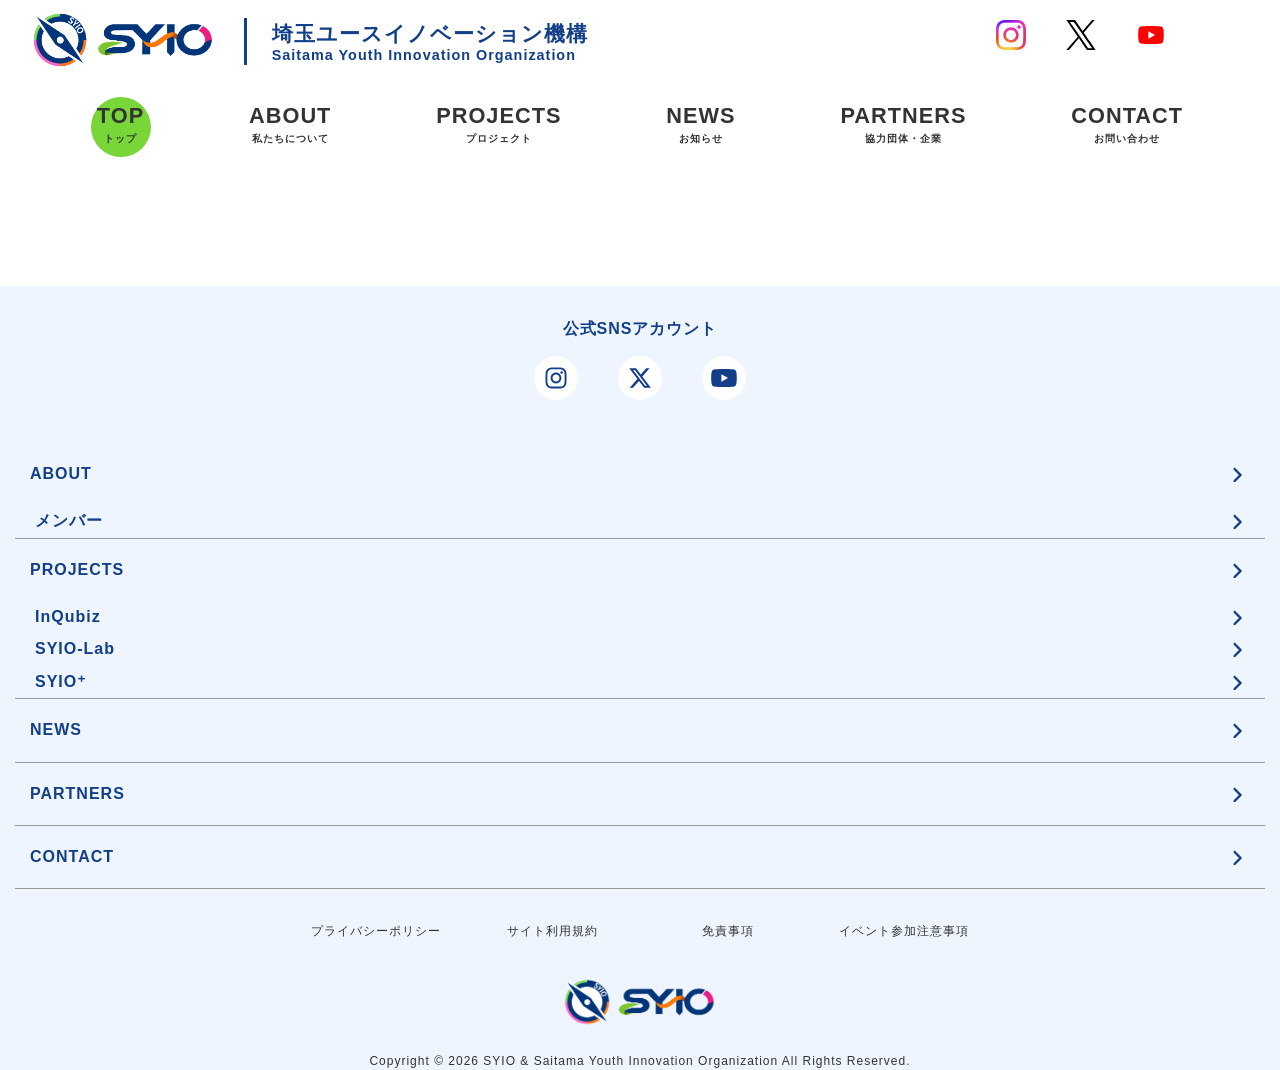
<file: index.html>
<!DOCTYPE html>
<html lang="ja">
  <head>
    <meta charset="UTF-8">
    <meta http-equiv="x-ua-compatible" content="IE=edge">
    <meta name="viewport" content="width=device-width, initial-scale=1.0">
    <title>SYIO｜若者の挑戦とキャリア育成を支援</title>
    <meta name="description" content="SYIOは、高校生を中心に構成された団体です。若者が自分の興味や強みを発見し、学び、挑戦しながら、自分なりのキャリアを築くための機会を提供しています。">
    <meta name="keywords" content="埼玉ユースイノベーション機構,SYIO,Saitama Youth Innovation Organization,SaitamaYouthInnovationOrganization,Youth,Innovation,Organization,高校生,学生,埼玉県,埼玉,さいたま,プラットフォーム,地域,地域課題,課題,プロジェクト,活動,地域資源,想い,価値,イノベーション,若者,挑戦,社会,つながる,繋がる,機会">
    <link rel="canonical" href="https://s-youth.jp/">
    <meta property="og:locale" content="ja_JP">
    <meta property="og:site_name" content="SYIO">
    <meta property="og:type" content="website">
    <meta property="og:url" content="https://s-youth.jp/">
    <meta property="og:description" content="SYIOは、高校生を中心に構成された団体です。若者が自分の興味や強みを発見し、学び、挑戦しながら、自分なりのキャリアを築くための機会を提供しています。">
    <meta property="og:image" content="https://s-youth.jp/assets/img/common/og_Logo.png">
    <meta property="twitter:card" content="summary_large_image">
    <meta property="twitter:title" content="SYIO｜若者の挑戦とキャリア育成を支援">
    <meta property="twitter:url" content="https://s-youth.jp/">
    <meta property="twitter:description" content="SYIOは、高校生を中心に構成された団体です。若者が自分の興味や強みを発見し、学び、挑戦しながら、自分なりのキャリアを築くための機会を提供しています。">
    <meta name="twitter:image" content="https://s-youth.jp/assets/img/common/og_Logo.png">
    <link rel="icon" href="https://s-youth.jp/assets/img/pageicon/favicon.ico" sizes="any" type="image/x-icon">
    <link rel="apple-touch-icon" href="assets/img/pageicon/apple-touch-icon-180x180.png" sizes="180x180">
    <link rel="icon" type="image/png" href="assets/img/pageicon/android-chrome-192x192.png" sizes="192x192">
    <link rel="stylesheet" href="assets/css/reset.css">
    <link rel="stylesheet" href="assets/css/style.css?20261201">
  </head>
  <body>
    <header class="header">
        <h1 class="logo">
          <a href="/">
            <img src="assets/img/common/Logo.webp" alt="SYIO">
          </a>
        </h1>
        <h3 class="pc-tb_only">埼玉ユースイノベーション機構<span>Saitama Youth Innovation Organization</span></h3>

        <button class="header_nav_sp nav_sp" id="js_ham" type="button">
          <span></span>
          <span></span>
          <span></span>         
        </button>

        <nav class="header_menu" id="js_nav">
          <ul class="header_nav nav_items">
            <li class="nav_items_item active"><a href="/">TOP<span>トップ</span></a></li>
            <li class="nav_items_item"><a href="about/">ABOUT<span>私たちについて</span></a></li>
            <li class="nav_items_item"><a href="projects/">PROJECTS<span>プロジェクト</span></a></li>
            <li class="nav_items_item"><a href="news/">NEWS<span>お知らせ</span></a></li>
            <li class="nav_items_item"><a href="partners/">PARTNERS<span>協力団体・企業</span></a></li>
            <li class="nav_items_item"><a href="contact/">CONTACT<span>お問い合わせ</span></a></li>
            <div class="header_social">
              <ul class="header_nav_snslinks">
                <li><a href="https://www.instagram.com/syio.official" target="_blank"><img src="assets/img/common/InstagramLogo-Normal.svg" alt="Instagram"></a></li>
                <li><a href="https://x.com/InQubizofficial" target="_blank"><img src="assets/img/common/XLogo-Black.svg" alt="X"></a></li>
                <li><a href="https://youtube.com/channel/UCGOH27UBoNZQS0FKkeqV7yg?si=mDZcnO8biHUqrBSs" target="_blank"><img src="assets/img/common/youtube_icon-red.svg" alt="Youtube"></a></li>
              </ul> 
            </div>
          </ul>
        </nav>
    </header> <!-- /header -->
    
    <main>
      <section class="key-visual">
        <div class="key-visual_main">

        </div>
      </section> <!-- /.key-visual -->
    </main> <!-- /main -->

    <footer class="footer">
      <div class="footer_sns-links">
        <h2>公式SNSアカウント</h2>
        <ul>
          <li><a href="https://www.instagram.com/syio.official" target="_blank"><img src="assets/img/common/footer_instagram.svg" alt="Instagram"></a></li>
          <li><a href="https://x.com/InQubizofficial" target="_blank"><img src="assets/img/common/footer_X.svg" alt="X"></a></li>
          <li><a href="https://youtube.com/channel/UCGOH27UBoNZQS0FKkeqV7yg?si=mDZcnO8biHUqrBSs" target="_blank"><img src="assets/img/common/footer_youtube.svg" alt="Youtube"></a></li>
        </ul>
      </div>
      <nav class="footer_block-menu">
        <ul>
          <li class="footer_block-menu_list">
            <a href="about/">ABOUT</a>
            <ul class="footer_block-menu_list-content">
              <li><a href="about/members/">メンバー</a></li>
            </ul>
          </li>
          <li class="footer_block-menu_list">
            <a href="projects/">PROJECTS</a>
            <ul class="footer_block-menu_list-content">
              <li><a href="https://inqubiz.main.jp/">InQubiz</a></li>
              <li><a href="projects/syio-lab/">SYIO-Lab</a></li>
              <li><a href="projects/syio-plus/">SYIO⁺</a></li>
            </ul>
          </li>
          <li class="footer_block-menu_list">
            <a href="news/">NEWS</a>
          </li>
          <li class="footer_block-menu_list">
            <a href="partners/">PARTNERS</a>
          </li>
          <li class="footer_block-menu_list">
            <a href="contact/">CONTACT</a>
          </li>
        </ul>
      </nav>
      <div class="policy">
        <ul>
          <li><a href="privacy-policy/">プライバシーポリシー</a></li>
          <li><a href="terms-of-service/">サイト利用規約</a></li>
          <li><a href="disclaimer/">免責事項</a></li>
          <li><a href="event-policy/">イベント参加注意事項</a></li>
        </ul>
      </div>
      <h2 class="footer_logo">
        <img src="assets/img/common/Logo.webp" alt="SYIO">
      </h2>
      <p class="copyright"><small>Copyright &copy; 2026 SYIO & Saitama Youth Innovation Organization All Rights Reserved.</small></p>
    </footer> <!-- /footer -->
    <script src="assets/js/script.js"></script>
  </body>
</html>
</file>
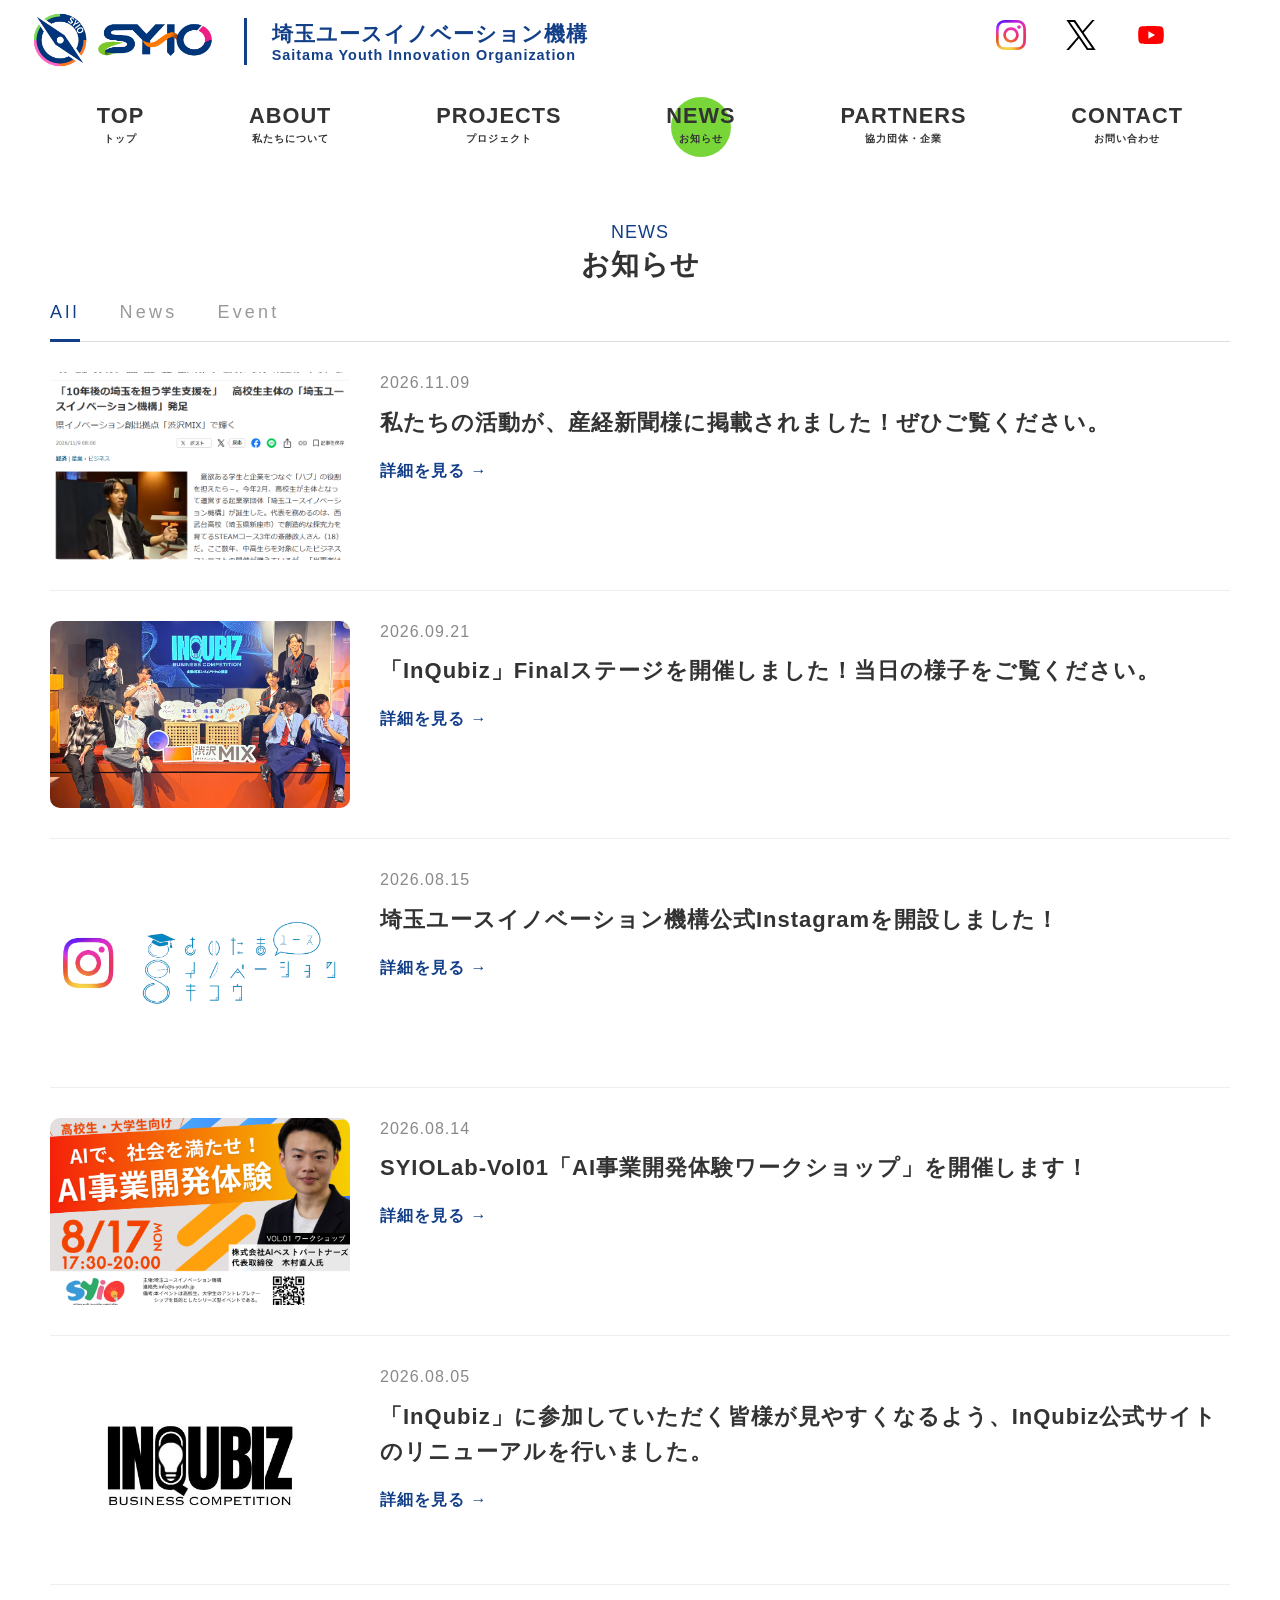
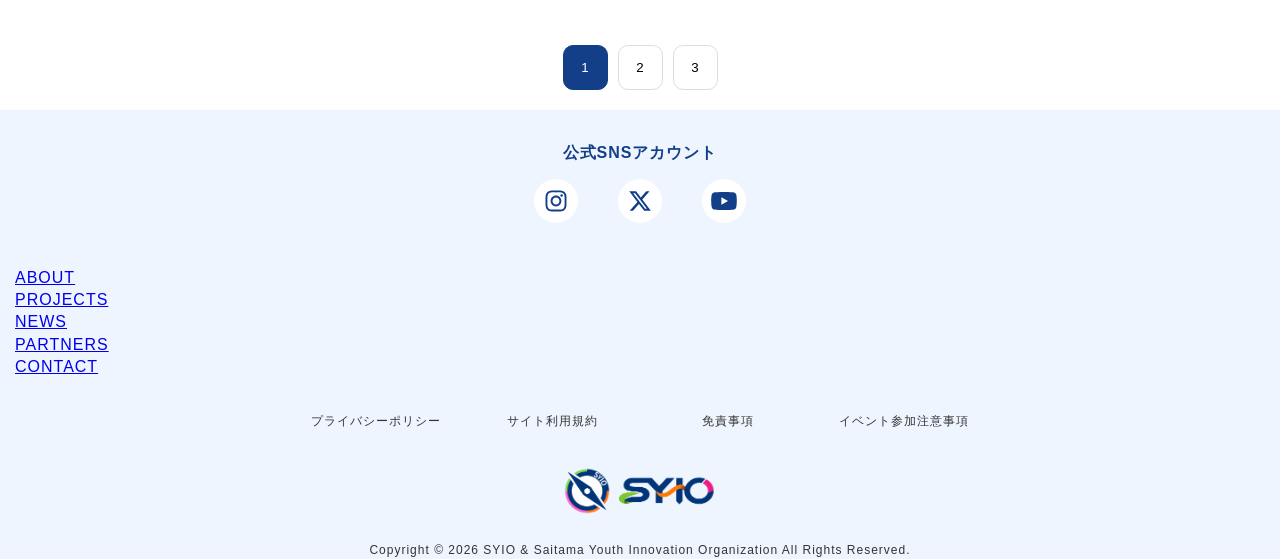
<file: news/index.html>
<!DOCTYPE html>
<html lang="ja">
  <head>
    <meta charset="UTF-8">
    <meta http-equiv="x-ua-compatible" content="IE=edge">
    <meta name="viewport" content="width=device-width, initial-scale=1.0">
    <title>ニュース｜SYIO</title>
    <meta name="description" content="SYIOに関わるお知らせ・活動報告をしています。">
    <meta name="keywords" content="埼玉ユースイノベーション機構,SYIO,Saitama Youth Innovation Organization,SaitamaYouthInnovationOrganization,Youth,Innovation,Organization,高校生,学生,埼玉県,埼玉,さいたま,プラットフォーム,地域,地域課題,課題,プロジェクト,活動,地域資源,想い,価値,イノベーション,若者,挑戦,社会,つながる,繋がる,機会">
    <link rel="canonical" href="https://s-youth.jp/">
    <meta property="og:locale" content="ja_JP">
    <meta property="og:site_name" content="SYIO">
    <meta property="og:type" content="website">
    <meta property="og:url" content="https://s-youth.jp/news/">
    <meta property="og:description" content="ニュース｜SYIO">
    <meta property="og:image" content="https://s-youth.jp/assets/img/common/og_Logo.png">
    <meta property="twitter:card" content="summary_large_image">
    <meta property="twitter:title" content="ニュース｜SYIO">
    <meta property="twitter:url" content="https://s-youth.jp/news/">
    <meta property="twitter:description" content="SYIOに関わるお知らせ・活動報告をしています。">
    <meta name="twitter:image" content="https://s-youth.jp/assets/img/common/og_Logo.png">
    <link rel="icon" href="https://s-youth.jp/assets/img/pageicon/favicon.ico" sizes="any" type="image/x-icon">
    <link rel="apple-touch-icon" href="/assets/img/pageicon/apple-touch-icon-180x180.png" sizes="180x180">
    <link rel="icon" type="image/png" href="/assets/img/pageicon/android-chrome-192x192.png" sizes="192x192">
    <link rel="stylesheet" href="/assets/css/reset.css">
    <link rel="stylesheet" href="/assets/css/style.css">
    <link rel="stylesheet" href="/assets/css/news.css">
  </head>
  <body>
    <header class="header">
        <h1 class="logo">
          <a href="/">
            <img src="/assets/img/common/Logo.webp" alt="SYIO">
          </a>
        </h1>
        <h3 class="pc-tb_only">埼玉ユースイノベーション機構<span>Saitama Youth Innovation Organization</span></h3>

        <button class="header_nav_sp nav_sp" id="js_ham" type="button">
          <span></span>
          <span></span>
          <span></span>         
        </button>

        <nav class="header_menu" id="js_nav">
          <ul class="header_nav nav_items">
            <li class="nav_items_item"><a href="/">TOP<span>トップ</span></a></li>
            <li class="nav_items_item"><a href="/about/">ABOUT<span>私たちについて</span></a></li>
            <li class="nav_items_item"><a href="/projects/">PROJECTS<span>プロジェクト</span></a></li>
            <li class="nav_items_item active"><a href="/news/">NEWS<span>お知らせ</span></a></li>
            <li class="nav_items_item"><a href="/partners/">PARTNERS<span>協力団体・企業</span></a></li>
            <li class="nav_items_item"><a href="/contact/">CONTACT<span>お問い合わせ</span></a></li>
            <div class="header_social">
              <ul class="header_nav_snslinks">
                <li><a href="https://www.instagram.com/syio.official" target="_blank"><img src="/assets/img/common/InstagramLogo-Normal.svg" alt="Instagram"></a></li>
                <li><a href="https://x.com/InQubizofficial" target="_blank"><img src="/assets/img/common/XLogo-Black.svg" alt="X"></a></li>
                <li><a href="https://youtube.com/channel/UCGOH27UBoNZQS0FKkeqV7yg?si=mDZcnO8biHUqrBSs" target="_blank"><img src="/assets/img/common/youtube_icon-red.svg" alt="Youtube"></a></li>
              </ul> 
            </div>
          </ul>
        </nav>
    </header> <!-- /header -->
    
    <main>
      <section class="news">
      <div class="news_title">
        <p>NEWS</p>
        <h2>お知らせ</h2>
      </div>
      <div class="category">
        <button class="active" data-category="all">All</button>
        <button data-category="news">News</button>
        <button data-category="event">Event</button>
      </div>
      <div id="news-list"></div>
      <div id="pagination"></div>
    </section> <!-- /.news -->
    </main> <!-- /main -->

    <footer class="footer">
      <div class="footer_sns-links">
        <h2>公式SNSアカウント</h2>
        <ul>
          <li><a href="https://www.instagram.com/syio.official" target="_blank"><img src="/assets/img/common/footer_instagram.svg" alt="Instagram"></a></li>
          <li><a href="https://x.com/InQubizofficial" target="_blank"><img src="/assets/img/common/footer_X.svg" alt="X"></a></li>
          <li><a href="https://youtube.com/channel/UCGOH27UBoNZQS0FKkeqV7yg?si=mDZcnO8biHUqrBSs" target="_blank"><img src="/assets/img/common/footer_youtube.svg" alt="Youtube"></a></li>
        </ul>
      </div>
      <nav class="footer_block-menu">
        <ul>
          <li><a href="/about/">ABOUT</a></li>
          <li><a href="/projects/">PROJECTS</a></li>
          <li><a href="/news/">NEWS</a></li>
          <li><a href="/partners/">PARTNERS</a></li>
          <li><a href="/contact/">CONTACT</a></li>
        </ul>
      </nav>
      <div class="policy">
        <ul>
          <li><a href="/privacy-policy/">プライバシーポリシー</a></li>
          <li><a href="/terms-of-service/">サイト利用規約</a></li>
          <li><a href="/disclaimer/">免責事項</a></li>
          <li><a href="/event-policy/">イベント参加注意事項</a></li>
        </ul>
      </div>
      <h2 class="footer_logo">
        <img src="/assets/img/common/Logo.webp" alt="SYIO">
      </h2>
      <p class="copyright"><small>Copyright &copy; 2026 SYIO & Saitama Youth Innovation Organization All Rights Reserved.</small></p>
    </footer> <!-- /footer -->
    <script src="/assets/js/script.js"></script>
    <script src="/assets/js/news.js"></script>
  </body>
</html>
</file>
<file: assets/css/style.css>
@charset "UTF-8";

body {
  display: flex;
  flex-flow: column;
  min-height: 100vh;
  padding-top: 60px;
  line-height: 1.4;
  color: #333;
  font-family: "Roboto","Noto Sans JP", sans-serif;
  letter-spacing: 1px;
}

body img {
  -webkit-user-drag: none;
  -webkit-user-select: none;
  user-select: none;
}

body img {
  -webkit-touch-callout: none;
}

.pc-tb_only {
  display: none;
}

.header {
  position: fixed;
  top: 0;
  left: 0;
  right: 0;
  width: 100%;
  height: 60px;
  background: #fff;
  z-index: 1000;
}

.header .logo {
  display: inline-block;
  padding: 10px 15px;
  width: 125px;
}

.header .logo img {
  width: 100%;
}

.header .logo a {
  display: inline-block;
  text-decoration: none;
}

header nav {
  position: absolute;
  right: 0;
  left: 0;
  top: 0;
  width: 100%;
  transform: translateX(100%);
  transition: ease-in-out 0.4s;
}

.header_nav_sp {
  width: 50px;
  height: 100%;
}

.nav_sp {
  position: absolute;
  top: 5px;
  right: 10px;
  background-color: transparent;
  border-color: transparent;
  z-index: 999;
  width: 50px;
  height: 50px;
  padding: 10px;
}

.nav_sp span {
  width: 100%;
  height: 2px;
  background: #123f88;
  position: relative;
  transition: transform 0.4s ease, opacity 0.4s ease;
  display: block;
}

.nav_sp span:nth-child(2) {
  margin: 6px 0;
}

.nav_sp.active span:nth-child(1) {
  transform: translateY(8px) rotate(45deg);
}

.nav_sp.active span:nth-child(2) {
  opacity: 0;
}

.nav_sp.active span:nth-child(3) {
  transform: translateY(-8px) rotate(-45deg);
}

header nav.active {
  transform: translateX(0);
}

.header_menu {
  margin-top: 60px;
}

.header_menu.active {
  transform: translateX(0);
}

.nav_items {
  padding: 20px 0 50px;
  height: 100%;
  background: #123f88;
}

.nav_items_item {
  position: relative;
  padding: 0 30px;
  box-sizing: border-box;
}

.nav_items_item a {
  color: #fff;
  font-weight: bold;
  padding-bottom: 5px;
  width: 100%;
  display: block;
  text-align: left;
  font-size: 1.6rem;
  text-decoration: none;
  margin-bottom: 20px;
  border-bottom: #fff 1px solid;
}

.nav_items_item.active a {
  position: relative;
}

.nav_items_item.active a::before {
  position: absolute;
  content: '';
  top: 50%;
  transform: translateY(-50%);
  left: -15px;
  width: 4px;
  height: calc(100% - 17px);
}

.nav_items_item.active:nth-child(1) a::before,
.nav_items_item.active:nth-child(4) a::before {
  background: #78d638;
}

.nav_items_item.active:nth-child(2) a::before,
.nav_items_item.active:nth-child(5) a::before {
  background: #ff7900;
}

.nav_items_item.active:nth-child(3) a::before,
.nav_items_item.active:nth-child(6) a::before {
  background: #f42db9;
}

.nav_items_item a span {
  display: block;
  font-size: 0.9rem;
  color: #fff;
}

.nav_items_item::after {
  position: absolute;
  content: url(../img/common/r-angle-white.svg);
  right: 1.6rem;
  top: 50%;
  transform: translateY(-50%);
  width: 1.5rem;
}

.header_social {
  margin-top: 50px;
  padding: 0 20px;
  
}

.header_nav_snslinks {
  position: relative;
  left: 50%;
  transform: translateX(-50%);
  max-width: 500px;
  padding: 10px 20px 5px;
  display: flex;
  background: #fff;
  border-right: 3px solid #444;
  border-bottom: 3px solid #444;
  border-radius: 50px;
  justify-content: center;
  gap: 60px;
  box-sizing: border-box;
}

.header_nav_snslinks li img {
  width: 30px;
  height: 30px;
  transition: all .3s ease;
}

.header_nav_snslinks li a {
  display: inline-block;
}

.header_menu::before {
  content: '';
  position: absolute;
  top: 645px;
  left: 0;
  width: 100%;
  height: 300px;
  background: #123f88;
}

main {
  flex: 1;
}

.footer {
  padding: 20px 15px 0;
  background: #eff5ff;
}

.footer_sns-links {
  text-align: center;
  color: #123f88;
  padding: 12px 0;
}

.footer_sns-links ul {
  display: flex;
  justify-content: center;
  gap: 40px;
  padding: 15px 0 10px;
  list-style: none;
}

.footer_sns-links li a {
  display: inline-block;
}

.footer_sns-links li img {
  width: 30px;
  height: 30px;
  padding: 7px;
  background: #fff;
  border-radius: 50%;
}

.footer_block-menu {
  padding: 15px 0;
}

.footer_block-menu_list {
  position: relative;
  border-bottom: 1px solid #999;
}

.footer_block-menu_list a {
  display: block;
  text-decoration: none;
  font-weight: bold;
  color: #123f88;
  padding: 20px 15px;
}

.footer_block-menu_list a::after {
  position: absolute;
  content: url(../img/common/r-angle-blue.svg);
  right: 1rem;
  width: 1.5rem;
}

.footer_block-menu_list-content a {
  padding: 5px 20px;
  box-sizing: border-box;
}

.footer .policy {
  padding: 15px 0;
}

.footer .policy ul {
  display: grid;
  grid-template-columns: repeat(2, 1fr);
  gap: 3px;
  list-style: none;
  text-align: center;
}

.footer .policy a {
  color: #333;
  font-size: 0.75rem;
  text-decoration: none;
}

.footer .policy a:hover {
  text-decoration: underline;
}

.footer_logo {
  text-align: center;
  padding: 10px 0;
}

.footer_logo img {
  height: 35px;
}

.footer .copyright {
  text-align: center;
  font-size: 0.75rem;
}


@media screen and (min-width: 768px) {
  
  .sp_only {
    display: none;
  }

  .pc-tb_only {
    display: block;
  }

  body {
    padding-top: 70px;
  }

  .header {
    height: 70px;
  }

  .header .logo {
    padding: 10px 25px;
    width: 156px;
  }

  .header .logo + h3 {
    position: relative;
    top: -7px;
    display: inline-block;
    margin-left: 1.2rem;
    font-size: 1.2rem;
    color: #123f88;
    line-height: 1.2;
  }

  .header .logo + h3 span {
    display: block;
    font-size: 0.8rem;
    color: #123f88;
  }

  .header .logo + h3::before {
    content: '';
    position: absolute;
    top: -4px;
    left: -26px;
    width: 2px;
    height: calc(100% + 5px);
    background: #123f88;
  }

  .nav_items_item::after {
    right: 2rem;
    width: 1.8rem;
  }

  .footer .policy ul {
    position: relative;
    left: 50%;
    transform: translateX(-50%);
    grid-template-columns: repeat(4, 1fr);
    max-width: 700px;
  }

  .footer_logo {
    padding: 15px 0;
  }

  .footer_logo img {
    height: 50px;
  }

}

@media screen and (min-width: 1024px) {

  .pc_only {
    display: inline-block;
  }

  body {
    padding-top: 170px;
  }

  .header {
    height: 170px;
  }

  .header .logo {
    padding: 10px 30px;
    width: 187px;
  }

  .header .logo + h3 {
    top: -10px;
    font-size: 1.3rem;
  }

  .header .logo + h3 span {
    font-size: 0.9rem;
  }

  .header .logo + h3::before {
    left: -28px;
    width: 3px;
  }

  .nav_sp {
    display: none;
  }

  header nav {
    position: static;
    transform: inherit;
  }

  .header_menu {
    margin-top: 0;
  }

  .header_menu::before {
    content: none;
  }

  .nav_items {
    display: flex;
    justify-content: space-evenly;
    padding: 15px 0 0;
    background: inherit;
  }

  .nav_items_item {
    padding: 0 8px;
    position: relative;
  }

  .nav_items_item a {
    margin-top: 0;
    font-size: 1.36rem;
    color: #333;
    text-align: center;
    border-bottom: none;
    margin-bottom: 0;
  }

  .nav_items_item::before {
    content: '';
    position: absolute;
    top: 50%;
    left: 50%;
    display: block;
    border-radius: 50%;
    width: 60px;
    height: 60px;
    z-index: -1;
    transform: translate(-50%, -50%) scale(0);
    transition: all 0.3s ease;
    opacity: 0;
  }

  .nav_items_item::after {
    content: none;
  }

  .nav_items_item:nth-child(1)::before,
  .nav_items_item:nth-child(4)::before {
    background: #78d638;
  }
  .nav_items_item:nth-child(2)::before,
  .nav_items_item:nth-child(5)::before {
    background: #ff7900;
  }
  .nav_items_item:nth-child(3)::before,
  .nav_items_item:nth-child(6)::before {
    background: #f42db9;
  }

  .nav_items_item:hover::before {
    transform: translate(-50%, -50%) scale(1);
    opacity: 1;
  }

  .nav_items_item.active:nth-child(1)::before,
  .nav_items_item.active:nth-child(4)::before {
    background: #78d638;
    transform: translate(-50%, -50%) scale(1);
    opacity: 1;
  }
  .nav_items_item.active:nth-child(2)::before,
  .nav_items_item.active:nth-child(5)::before {
    background: #ff7900;
    transform: translate(-50%, -50%) scale(1);
    opacity: 1;
  }
  .nav_items_item.active:nth-child(3)::before,
  .nav_items_item.active:nth-child(6)::before {
    background: #f42db9;
    transform: translate(-50%, -50%) scale(1);
    opacity: 1;
  }

  .nav_items_item.active a::before {
    content: none;
  }

  .nav_items_item a span {
    font-size: 0.65rem;
    color: #333;
  }

  .header_social {
    position: absolute;
    top: 0;
    right: 5%;
    align-items: center;
    margin-top: 0;
    padding: 0;
  }
  
  .header_nav_snslinks {
    background: inherit;
    gap: 40px;
    padding: 20px 50px;
    border: none;
  }

  .footer_logo {
    padding: 20px 0;
  }
  
}
</file>
<file: assets/css/news.css>
@charset "UTF-8";

.news {
  padding: 10px 30px;
}

.news_title p {
  color: #123f88;
  font-size: 14px;
}

.news_title h2 {
  font-size: 18px;
}

.category {
  display:flex;
  gap:40px;
  border-bottom:1px solid #ddd;
}

.category button {
  padding: 18px 0;
  background: none;
  border: none;
  cursor: pointer;
  color: #999;
  font-size: 16px;
  letter-spacing: 0.2rem;
  position: relative;
}

.category button.active {
  color: #123f88;
}

.category button.active::after {
  content: "";
  position: absolute;
  bottom: -1px;
  left: 0;
  width: 100%;
  height: 3px;
  background: #123f88;
}

#news-list {
  display: flex;
  flex-direction: column;
}

.news-card {
  display: flex;
  gap: 30px;
  padding: 30px 0;
  border-bottom: 1px solid #eee;
  text-decoration: none;
  color: #333;
  transition: .3s;
}

.news-card:hover {
  transform: translateY(-5px);
}

.news-card img {
  width: 220px;
  aspect-ratio: 16/10;
  border-radius: 10px;
  object-fit: cover;
  transition: .3s;
}

.news-card:hover img {
  transform: scale(1.05);
}

.content {
  flex: 1;
}

.date {
  color: #888;
  margin-bottom: 10px;
}

.content h3 {
  line-height: 1.6;
  font-size: 16px;
  margin-bottom: 20px;
}

.more {
  color: #123f88;
  font-weight: bold;
}

#pagination {
  display: flex;
  justify-content: center;
  gap: 10px;
  margin-top: 60px;
}

#pagination button {
  width: 45px;
  height: 45px;
  border-radius: 10px;
  border: 1px solid #ddd;
  background: #fff;
  cursor: pointer;
}

#pagination button.active {
  background: #123f88;
  color: #fff;
  border-color: #123f88;
}

@media screen and (max-width:767px) {

  .category {
    overflow: auto;
    gap: 25px;
  }

  .category::-webkit-scrollbar {
    display: none;
  }

  .news-card {
    flex-direction: column;
    gap: 15px;
  }

  .news-card img {
    width: 100%;
  }

}

@media screen and (min-width: 768px) {

  .news_title p {
    font-size: 16px;
    text-align: center;
  }

  .news_title h2 {
    font-size: 24px;
    text-align: center;
  }

  .category button {
    font-size: 18px;
  }

  .news-card img {
    width: 300px;
  }

  .date {
    font-size: 16px;
  }

  .content h3 {
    font-size: 22px;
  }

  .more {
    font-size: 16px;
  }
}

@media screen and (min-width: 1024px) {
  .news {
    margin-top: 30px;
    padding: 20px 50px;
  }

  .news_title p {
    font-size: 18px;
  }

  .news_title h2 {
    font-size: 28px;
  }
}
</file>
